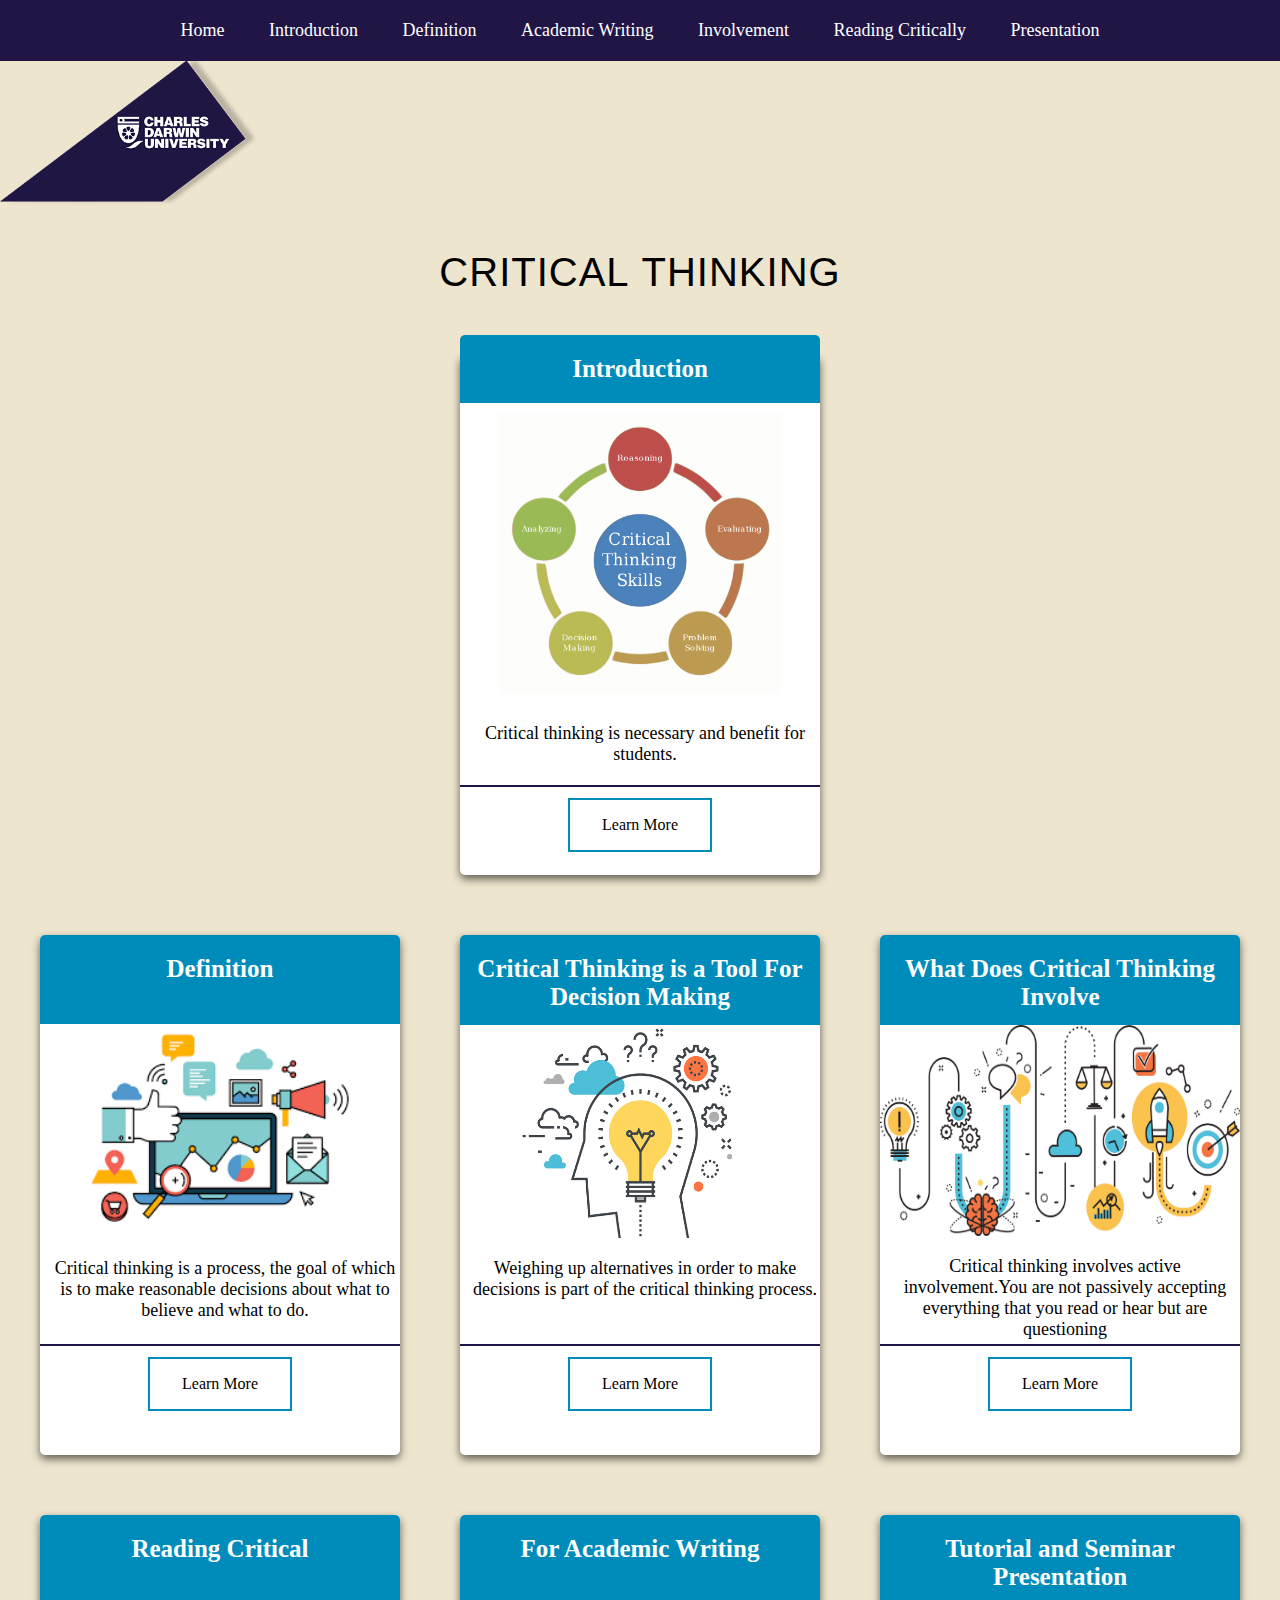
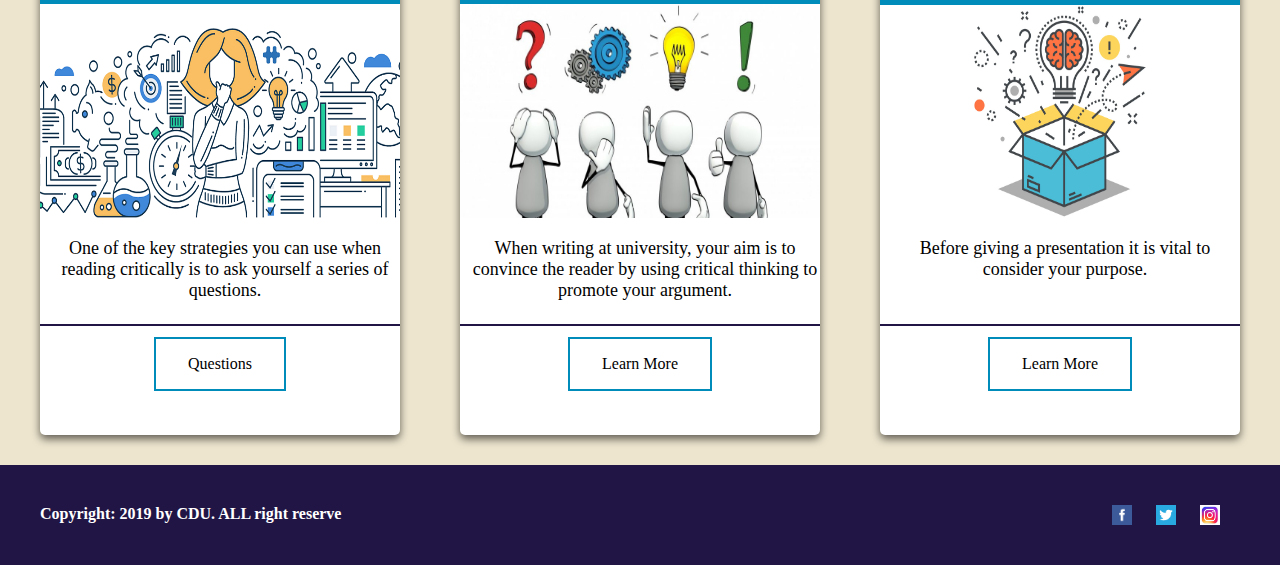
<file: index.html>
<!DOCTYPE html>
<html lang="en">
<head>
  <meta charset="UTF-8" name="viewport" content="width=device-width, initial-scale=1.0">
  <title>Critical Thinking</title>
  <link rel="stylesheet" href="main.css" type="text/css">
    <link href="https://stackpath.bootstrapcdn.com/font-awesome/4.7.0/css/font-awesome.min.css" rel="stylesheet">
</head>

<body>
<header>
  <nav class="second-nav">
    <div  class="toggle">
      <a class="fas fa-bars menu" aria-hidden="true"></a>
    </div>
      <ul class="second-ul">
        <li><a href="index.html">Home</a></li>
        <li><a href="#">Introduction</a></li>
        <li><a href="#">Definition</a></li>
        <li><a href="academic_writing.html">Academic Writing</a></li>
        <li><a href="involve.html">Involvement</a></li>
        <li><a href="reading_critically.html">Reading Critically</a></li>
        <li><a href="presentation.html">Presentation</a></li>
      </ul>
    </nav>
  <br><br>
</header>

<section>
  <div class="widthsize">
    <img src="title.png" alt="CDU logo" class="logo">
  </div>
</section>

  <section class="section-style js--section-style">
  <div class="widthsize">
    <h2>Critical thinking</h2>

    <div class="container">
      <div class="card-wrapper">
        <div class="card">
          <div class="subheading">
          <h3>Introduction</h3>
        </div>
            <img class="image-logo" src="7.png" alt="critical thinking explain">
          <div class="container-p">
          <p>
             Critical thinking is necessary and benefit for students.
          </p>
        </div>
          <div class="button-style">
            <a class="button">Learn More</a>
          </div>
        </div>
      </div>
    </div>
  </div>
</section>

<!--Introduction nad parpgraph section end-->

<!-- all the card contents-->

<section>
  <div class="container">
    <div class="card-wrapper">
      <div class="card">
        <div class="subheading-2">
          <h3>Definition</h3>
        </div>
        <img src="4.png" alt="photo3" class="card-img" style="width:100%">
        <div class="container-p">
          <p >
            Critical thinking is a process, the goal of which is to make reasonable decisions about what to believe and what to do.
          </p>
        </div>
        <div class="button-style">
          <a class="button">Learn More</a>
        </div>
      </div>
      <div class="card">
        <div class="subheading">
        <h3>Critical Thinking is a Tool For Decision Making</h3>
      </div>
        <img src="1.png" alt="TitleCriticalThinking" class="card-img" style="width:100%">
        <div class="container-p">
        <p>
          Weighing up alternatives in order to make decisions is part of the critical thinking process.
        </p>
      </div>
        <div class="button-style">
          <a class="button">Learn More</a>
        </div>
      </div>

      <div class="card">
        <div class="subheading">
        <h3>What Does Critical Thinking Involve</h3>
      </div>
        <img src="2.jpg" alt="photo2" class="card-img" style="width:100%">
        <div class="container-p">
        <p>
          Critical thinking involves active involvement.You are not passively accepting everything that you read or hear but are questioning
        </p>
      </div>
        <div class="button-style">
          <a class="button"href="involve.html">Learn More</a>
        </div>
      </div>
    </div>
  </div>

  <div class="container">
    <div class="card-wrapper">
      <div class="card">
        <div class="subheading-2">
        <h3>Reading Critical</h3>
      </div>
        <img src="3.png" alt="photo3" class="card-img" style="width:100%">
        <div class="container-p">
        <p >
          One of the key strategies you can use when reading critically is to ask yourself a series of questions.
        </p>
      </div>
        <div class="button-style">
          <a class="button" href="reading_critically.html">Questions</a>
        </div>
      </div>


      <div class="card">
        <div class="subheading-2">
        <h3>For Academic Writing</h3>
      </div>
        <img src="5.png" alt="photo3" class="card-img" style="width:100%">
        <div class="container-p">
        <p>
          When writing at university, your aim is to convince the reader by using critical thinking to promote your argument.
        </p>
      </div>
        <div class="button-style">
          <a class="button" href="academic_writing.html">Learn More</a>
        </div>
      </div>

      <div class="card">
        <div class="subheading">
        <h3>Tutorial and Seminar Presentation</h3>
      </div>
        <img src="6.jpg" alt="photo3" class="card-img" style="width:100%">
        <div class="container-p">
        <p>
          Before giving a presentation it is vital to consider your purpose.
        </p>
      </div>
        <div class="button-style">
          <a class="button"href="presentation.html">Learn More</a>
        </div>
      </div>
    </div>
  </div>
</section>


<footer class=>
  <div class="widthsize">
    <div >
      <ul  class="social-links">
        <li><a href="https://www.facebook.com/CharlesDarwinUniversity/"> <img src="facebook.png" class="logo-mini" alt="FaceBook"></a></li>
        <li><a href="https://twitter.com/cduni?lang=en"> <img src="twitter.png" class="logo-mini" alt="Twitter"></a></li>
        <li><a href="https://www.instagram.com/charlesdarwinuniversity/?hl=en"> <img src="instagram.png" class="logo-mini" alt="Instagram"></a></li>
      </ul>
    </div>

    <div class="widthsize">
      <h4>
        Copyright: 2019 by CDU. ALL right reserve
      </h4>
    </div>
  </div>
</footer>

<script src="https://ajax.googleapis.com/ajax/libs/jquery/1.12.4/jquery.min.js"></script>
<script src="jquery.waypoints.min.js"></script>
<script src="script.js" type="text/javascript"></script>
<script src="https://code.jquery.com/jquery-3.4.1.js"></script>
<script type="text/javascript">
   $(document).ready(function(){
     $('.menu').click(function(){
       $('ul').toggleClass('active');
     })
   })
  </script>
</body>
</html>
</file>
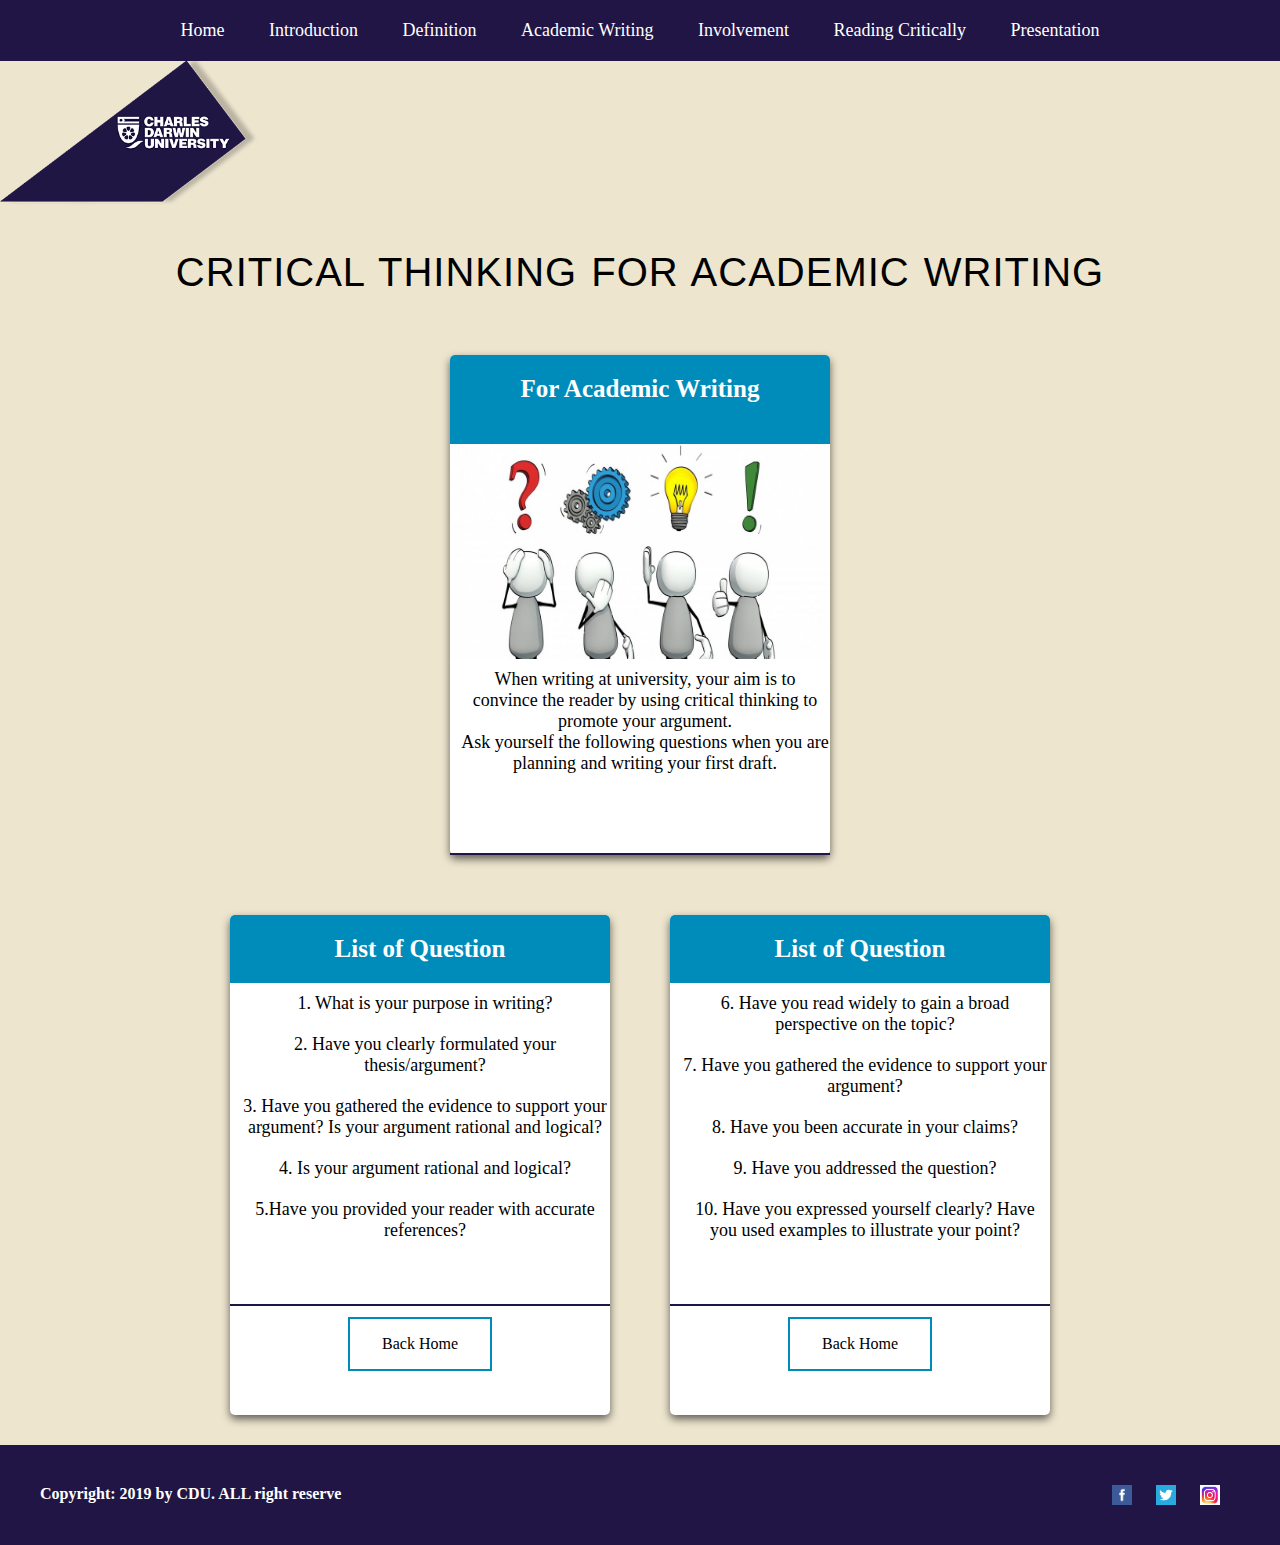
<file: academic_writing.html>
<!DOCTYPE html>
<html lang="en">
<head>
  <meta charset="UTF-8" name="viewport" content="width=device-width, initial-scale=1.0">
  <title>Academic Writing</title>
  <link rel="stylesheet" href="sub.css" type="text/css">
  <link href="https://stackpath.bootstrapcdn.com/font-awesome/4.7.0/css/font-awesome.min.css" rel="stylesheet">
</head>

<body>
<header>
  <nav class="second-nav">
    <div  class="toggle">
      <a class="fas fa-bars menu" aria-hidden="true"></a>
    </div>
      <ul class="second-ul">
        <li><a href="index.html">Home</a></li>
        <li><a href="#">Introduction</a></li>
        <li><a href="#">Definition</a></li>
        <li><a href="academic_writing.html">Academic Writing</a></li>
        <li><a href="involve.html">Involvement</a></li>
        <li><a href="reading_critically.html">Reading Critically</a></li>
        <li><a href="presentation.html">Presentation</a></li>
      </ul>
    </nav>
  <br><br>
</header>

<section>
  <div class="widthsize">
    <img src="title.png" alt="CDU logo" class="logo">
  </div>
  </section>

<section class="section-style js--section-style">
  <div class="widthsize">
    <h2>Critical Thinking For Academic Writing</h2>

    <div class="container">
      <div class="card-wrapper">
        <div class="card1">

          <div class="subheading">
          <h3>For Academic Writing</h3>
          </div>

          <img src="5.png" alt="TitleCriticalThinking" class="card-img" style="width:100%">
          <div class="container-p">
          <p>
            When writing at university, your aim is to convince the reader by using critical thinking to promote your argument.
          </p>
          <p>
            Ask yourself the following questions when you are planning and writing your first draft.
          </p>
          </div>
        </div>
      </div>
    </div>
  </div>
</section>

<!--Introduction nad parpgraph section end-->

<!-- all the card contents-->

<section>
  <div class="container">
    <div class="card-wrapper">
      <div class="card1">
        <div class="subheading-2">
          <h3>List of Question</h3>
        </div>
        <div class="QQ">
          1. What is your purpose in writing?
        </div>
        <div class="QQ">
          2. Have you clearly formulated your thesis/argument?
        </div>
        <div class="QQ">
          3. Have you gathered the evidence to support your argument? Is your argument rational and logical?
        </div>
        <div class="QQ">
          4. Is your argument rational and logical?
        </div>

        <div class="container-p">
          <p>
            5.Have you provided your reader with accurate references?
          </p>
        </div>

        <div class="button-style">
          <a class="button" href="index.html">Back Home</a>
        </div>
      </div>

      <div class="card1">
        <div class="subheading-2">
          <h3>List of Question</h3>
        </div>
        <div class="QQ">
          6. Have you read widely to gain a broad perspective on the topic?
        </div>
        <div class="QQ">
          7. Have you gathered the evidence to support your argument?
        </div>
        <div class="QQ">
          8. Have you been accurate in your claims?
        </div>
        <div class="QQ">
          9. Have you addressed the question?
        </div>

        <div class="container-p">
          <p>
          10. Have you expressed yourself clearly? Have you used examples to illustrate your point?
          </p>
        </div>
        <div class="button-style">
          <a class="button" href="index.html">Back Home</a>
        </div>
      </div>
    </div>
  </div>
</section>


<footer class=>
  <div class="widthsize">
    <div >
      <ul  class="social-links">
        <li><a href="https://www.facebook.com/CharlesDarwinUniversity/"> <img src="facebook.png" class="logo-mini" alt="FaceBook"></a></li>
        <li><a href="https://twitter.com/cduni?lang=en"> <img src="twitter.png" class="logo-mini" alt="Twitter"></a></li>
        <li><a href="https://www.instagram.com/charlesdarwinuniversity/?hl=en"> <img src="instagram.png" class="logo-mini" alt="Instagram"></a></li>
      </ul>
    </div>

    <div class="widthsize">
      <h4>
        Copyright: 2019 by CDU. ALL right reserve
      </h4>
    </div>
  </div>
</footer>

<script src="https://ajax.googleapis.com/ajax/libs/jquery/1.12.4/jquery.min.js"></script>
<script src="jquery.waypoints.min.js"></script>
<script src="script.js" type="text/javascript"></script>
<script src="https://code.jquery.com/jquery-3.4.1.js"></script>
<script type="text/javascript">
   $(document).ready(function(){
     $('.menu').click(function(){
       $('ul').toggleClass('active');
     })
   })
  </script>
</body>
</html>
</file>
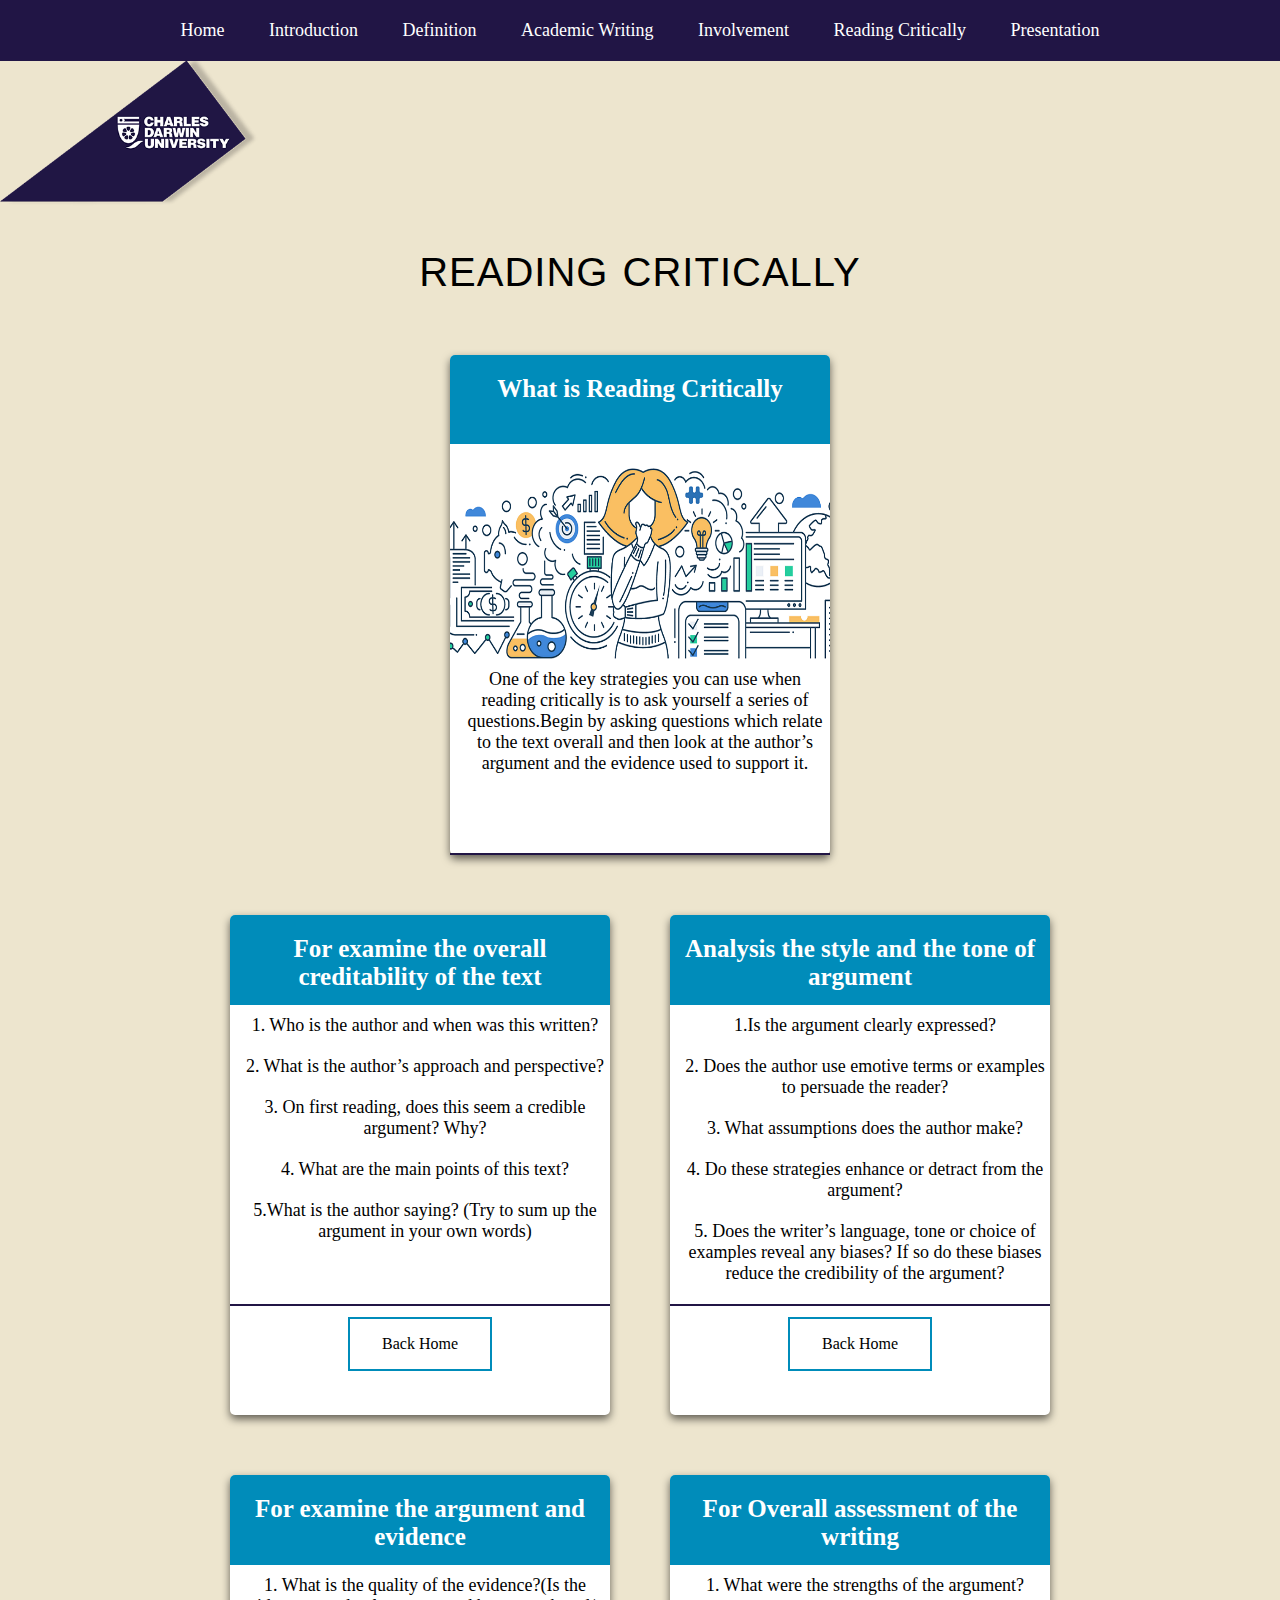
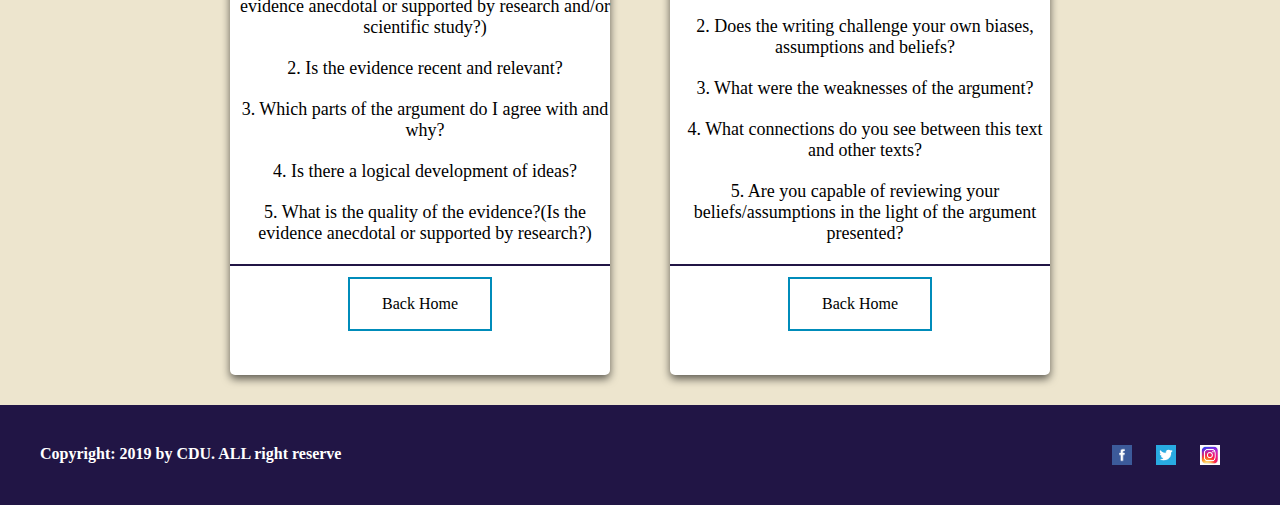
<file: reading_critically.html>
<!DOCTYPE html>
<html lang="en">
<head>
  <meta charset="UTF-8" name="viewport" content="width=device-width, initial-scale=1.0">
  <title>Reading Critically</title>
  <link rel="stylesheet" href="sub.css" type="text/css">
  <link href="https://stackpath.bootstrapcdn.com/font-awesome/4.7.0/css/font-awesome.min.css" rel="stylesheet">
</head>

<body>
<header>
  <nav class="second-nav">
    <div  class="toggle">
      <a class="fas fa-bars menu" aria-hidden="true"></a>
    </div>
      <ul class="second-ul">
        <li><a href="index.html">Home</a></li>
        <li><a href="#">Introduction</a></li>
        <li><a href="#">Definition</a></li>
        <li><a href="academic_writing.html">Academic Writing</a></li>
        <li><a href="involve.html">Involvement</a></li>
        <li><a href="reading_critically.html">Reading Critically</a></li>
        <li><a href="presentation.html">Presentation</a></li>
      </ul>
    </nav>
  <br><br>
</header>
<div class="widthsize">
  <img src="title.png" alt="CDU logo" class="logo">
</div>
<section>

</section>
<section class="section-style js--section-style">
  <div class="widthsize">
    <h2>Reading Critically</h2>

    <div class="container">
      <div class="card-wrapper">
        <div class="card1">
          <div class="subheading">
          <h3>What is Reading Critically</h3>
          </div>
            <img src="3.png" alt="TitleCriticalThinking" class="card-img" style="width:100%">
          <div class="container-p">
          <p>
          One of the key strategies you can use when reading critically is to ask yourself a series of questions.Begin by asking questions which relate to the text overall and then look at the author’s argument and the evidence used to support it.
          <p>
          </div>
        </div>
      </div>
    </div>
  </div>
</section>

<!--Introduction nad parpgraph section end-->

<!-- all the card contents-->

<section>
  <div class="container">
    <div class="card-wrapper">
      <div class="card1">
        <div class="subheading-2">
          <h3>For examine the overall creditability of the text</h3>
        </div>
        <div class="QQ">
          1. Who is the author and when was this written?
        </div>
        <div class="QQ">
          2. What is the author’s approach and perspective?
        </div>
        <div class="QQ">
          3. On first reading, does this seem a credible argument? Why?
        </div>
        <div class="QQ">
            4. What are the main points of this text?
        </div>

        <div class="container-p">
          <p>
          5.What is the author saying? (Try to sum up the argument in your own words)
          </p>
        </div>
        <div class="button-style">
          <a class="button" href="index.html">Back Home</a>
        </div>
      </div>

      <div class="card1">
        <div class="subheading-2">
          <h3>Analysis the style and the tone of argument</h3>
        </div>
        <div class="QQ">
          1.Is the argument clearly expressed?
        </div>
        <div class="QQ">
          2. Does the author use emotive terms or examples to persuade the reader?
        </div>
        <div class="QQ">
          3. What assumptions does the author make?
        </div>
        <div class="QQ">
          4. Do these strategies enhance or detract from the argument?
        </div>

        <div class="container-p">
          <p>
          5. Does the writer’s language, tone or choice of examples reveal any biases? If so do these biases reduce the credibility of the argument?
          </p>
        </div>
        <div class="button-style">
          <a class="button" href="index.html">Back Home</a>
        </div>
      </div>
    </div>
  </div>

  <div class="container">
    <div class="card-wrapper">
      <div class="card1">
        <div class="subheading-2">
          <h3>For examine the argument and evidence</h3>
        </div>
        <div class="QQ">
          1. What is the quality of the evidence?(Is the evidence anecdotal or supported by research and/or scientific study?)
        </div>
        <div class="QQ">
          2. Is the evidence recent and relevant?
        </div>
        <div class="QQ">
          3. Which parts of the argument do I agree with and why?
          </div>
        <div class="QQ">
          4. Is there a logical development of ideas?
        </div>

        <div class="container-p">
          <p>
          5. What is the quality of the evidence?(Is the evidence anecdotal or supported by research?)
          </p>
        </div>
        <div class="button-style">
          <a class="button" href="index.html">Back Home</a>
        </div>
      </div>

      <div class="card1">
        <div class="subheading-2">
          <h3>For Overall assessment of the writing</h3>
        </div>
        <div class="QQ">
          1. What were the strengths of the argument?
        </div>
        <div class="QQ">
          2. Does the writing challenge your own biases, assumptions and beliefs?
        </div>
        <div class="QQ">
          3. What were the weaknesses of the argument?
        </div>
        <div class="QQ">
          4. What connections do you see between this text and other texts?
        </div>

        <div class="container-p">
          <p>
          5. Are you capable of reviewing your beliefs/assumptions in the light of the argument presented?
          </p>
        </div>
        <div class="button-style">
          <a class="button" href="index.html">Back Home</a>
        </div>
      </div>
    </div>
  </div>
</section>


<footer class=>
  <div class="widthsize">
    <div >
      <ul  class="social-links">
        <li><a href="https://www.facebook.com/CharlesDarwinUniversity/"> <img src="facebook.png" class="logo-mini" alt="FaceBook"></a></li>
        <li><a href="https://twitter.com/cduni?lang=en"> <img src="twitter.png" class="logo-mini" alt="Twitter"></a></li>
        <li><a href="https://www.instagram.com/charlesdarwinuniversity/?hl=en"> <img src="instagram.png" class="logo-mini" alt="Instagram"></a></li>
      </ul>
    </div>

    <div class="widthsize">
      <h4>
        Copyright: 2019 by CDU. ALL right reserve
      </h4>
    </div>
  </div>
</footer>

<script src="https://ajax.googleapis.com/ajax/libs/jquery/1.12.4/jquery.min.js"></script>
<script src="jquery.waypoints.min.js"></script>
<script src="script.js" type="text/javascript"></script>
<script src="https://code.jquery.com/jquery-3.4.1.js"></script>
<script type="text/javascript">
   $(document).ready(function(){
     $('.menu').click(function(){
       $('ul').toggleClass('active');
     })
   })
  </script>
</body>
</html>
</file>
<file: main.css>
*{
    margin: 0;
    padding: 0;
    box-sizing: border-box;
    font-family: "Times New Roman", Times, serif;
}

.html{
    font-weight: 300;
    font-size: 20px;
    text-rendering: optimizeLegibility;
}

body{
    background-color:#ede5ce;
}

.widthsize{
    max-width: 1400px;
    margin:0 auto;
}

.sidebar {
    height: 100%;
    width: 0;
    position: fixed;
    z-index: 1;
    top: 0;
    left: 0;
    background-color: #211545;
    overflow-x: hidden;
    transition: 0.5s;
    padding-top: 60px;
}

.sidebar a {
    padding: 8px 8px 8px 32px;
    text-decoration: none;
    font-size: 21px;
    color: #fff;
    display: block;
    transition: 0.3s;
}

.sidebar a:hover {
    color: #f1f1f1;
}

.sidebar .closebtn {
    position: absolute;
    top: 0;
    right: 25px;
    font-size: 36px;
    margin-left: 50px;
}

.openbtn {
  font-size: 20px;
  cursor: pointer;
  background-color: #211545;
  color: white;
  padding: 10px 15px;
  border: none;
}

.openbtn:hover {
  background-color: #444;
}

.header{
    height: 100vh;
    background-size: cover;
    background-position: center;
}

.logo{
    height: 150px;
    width: auto;
    margin-top: 20px;
}

.main-nav{
    list-style: none;
    background-color:#211545;
    font-size: 120%;
    border-right: 1px solid #bbb;
}

.mobile-nav-icon {
    float: right;
    margin-top: 30px;
    display: none;
}

.mobile-nav-icon img{
    font-size: 200%;
    color: #fff;
    display: none;
}

/*sticky*/

.sticky {
    position: fixed;
    top: 0;
    left: 0;
    width: 100%;
    background-color: rgba(255,255,255,0);
    box-shadow: 0 2px 2px #efefef;
}

.sticky li a:link,
.sticky li a:visited{
    padding: 16px 0;
    color: #fff;
}

/*sticky*/

.main-nav li{
    display: inline-block;
    padding: 15px;
    border-right:1px solid #bbb;
}

.main-nav li a:link,
.main-nav li a:visited{
    padding: 8px 0;
    color: #fff;
    text-decoration: none;
    font-size: 100%;
    border-bottom: 2px solid transparent;
    transition: border-bottom;
}

.main-nav li:last-child {
    border-right: none;
    float: right;
}

.second-nav{
    width:100%;
    background: #211545;
    text-align: center;
    position: fixed;
    top:0;
}

.second-ul{
    width:100%;
    margin: 0 auto;
    padding: 0;
    font-size:18px;
}

.second-ul li{
    list-style: none;
    display: inline-block;
    padding: 20px;
}

.second-ul li:hover{
    background: #e91e63;
}

.second-ul li a{
    color:#fff;
    text-decoration: none;
    font-weight:500;
}

.toggle{
    width: 100%;
    padding: 10px 20px;
    background: #211545;
    text-align: right;
    box-sizing: border-box;
    color: #fff;
    font-size: 30px;
    display: none;
}

.searchbar{
    float: right;
    margin-top: 80px;
    padding: 10px;
}

.logo-mini{
    height: 20px;
}

.last-mini-logo{
    height: 20px;
    width: 30px;
    margin-left: 5px;
}

.section-style{
    margin-top: 40px;
}

h2{
    font-weight: 400;
    font-family:'Microsoft YaHei',sans-serif;
    text-transform: uppercase;
    font-size: 40px;
    word-spacing: 2px;
    text-align: center;
    margin-bottom: 30px;
    letter-spacing: 1px;

}

p{
    font-size:17px;
    font-family: "Calibri", serif;
}

.long-copy {
   line-height: 145%;
   margin-left: 15%;
   margin-top: 10px;
   margin-right: 20px;
   background: #fff;
}

<!---->

.card{
    box-shadow:0 4px 8px 0 rgba(0,0,0,0.6);
    display: flex;
    flex-direction: column;
    align-items: center;
    justify-content: center;
    float: left;
    width:360px;
    font-size: 16px;
    margin: 30px;
    height: 520px;
    background-color: #fff;
    border-radius: 5px;
}

.intro-card{
  display: flex;
  flex-direction: column;
  align-items: center;
  justify-content: center;
  float: left;
  width:360px;
  font-size: 16px;
  height: 400px;
  margin: 30px;
  background-color: #fff;
}

.card-wrapper{
    display: flex;
    align-items: center;
    align-content: center;
    flex-direction: column;
}

.heading{
    margin-right: -3px;
    text-align: center;
    font-size: 50px;
    color: #333;
    font-family: fantasy;
}

.card-img{
    height: 220px;
}

.container{
    height: 100px;
    color: black;
    margin-top: 10px;
}

.container-p{
  padding-top: 20px;
  padding-bottom: 20px;
  border-bottom: 2px solid #211545;
  height: 110px;
}

.card ul{
  text-align: left;
}

.subheading{
  margin-bottom: 0;
  margin-top: 0;
  color: white;
  background-color: #008CBA;
  border-top-left-radius: 5px;
  border-top-right-radius:  5px;
  padding-top: 20px;
  padding-bottom: 20px;
  text-align: left;
  width: 100%;
  height: 90px;
}

.subheading-2{
  margin-bottom: 0;
  margin-top: 0;
  color: white;
  background-color: #008CBA;
  border-top-left-radius: 5px;
  border-top-right-radius:  5px;
  padding-top: 20px;
  padding-bottom: 20px;
  text-align: left;
  width: 100%;
  height: 90px;
}

.button {
    background-color: #4CAF50; /* Green */
    border: none;
    color: white;
    padding: 16px 32px;
    text-align: center;
    text-decoration: none;
    display: inline-block;
    font-size: 16px;
    margin: 4px 2px;
    -webkit-transition-duration: 0.4s; /* Safari */
    transition-duration: 0.4s;
    cursor: pointer;
}

.button{
    background-color: white;
    color: black;
    border: 2px solid #008CBA;
}

.button:hover{
    background-color: #008CBA;
    color: white;
}

.button-style{
    padding-bottom: 40px;
    padding-top: 7px;
    margin-bottom: 0;
}

.card h3{
    text-align: center;
    font-size: 25px;
}

.card p{
    text-align:center;
    font-size:18px;
    padding-left: 10px;
}

footer {
    background-color: #211545;
    position: relative;
    height: 100px;
    margin-top: -100px;
    clear: both;
    padding: 40px;
}

.widthsize h4{
    color:#fff;
}

.h4{
    color:#fff;
}

.social-links{
    list-style: none;
    float: right;
}

.social-links li{
    display: inline-block;
    margin-right: 20px;
}

.image-logo{
    width: 300px;
    height: 300px;
}

iframe{
    width:50%;
    height:28rem;
}

/*Small phones: from 0 to 480px */
@media (max-width:768px){
  .toggle{
    display: block;
  }
  .second-nav{
    position: fixed;
    top: 0;
  }
  .second-ul{
    width:100%;
    display: none;
  }
  .second-ul li{
    display: block;
    text-align: center;
  }
  .active{
    display: block;
  }
}

@media only screen and (min-width: 320px) {
    .card-wrapper {
        width: 100%;
        float: left;
        flex-direction: row;
        flex-wrap: wrap;
        justify-content: center;
        align-items: center;
    }

    .h1 {
        font-size: 7px;
    }
    .mobile-nav-icon {display: inline-block;}
}

/* Small phones to small tablets: from 481px to 767px */
</file>
<file: sub.css>
*{
    margin: 0;
    padding: 0;
    box-sizing: border-box;
    font-family: "Times New Roman", Times, serif;
}

.html {
    font-weight: 300;
    font-size: 20px;
    text-rendering: optimizeLegibility;
}

body{
    background-color:#ede5ce;
}

.widthsize{
    max-width: 1400px;
    margin:0 auto;
}

.sidebar{
    height:100%;
    width:0;
    position: fixed;
    z-index:1;
    top:0;
    left:0;
    background-color:#211545;
    overflow-x:hidden;
    transition:0.5s;
    padding-top:60px;
}

.sidebar a{
    padding: 8px 8px 8px 32px;
    text-decoration: none;
    font-size: 21px;
    color: #fff;
    display: block;
    transition: 0.3s;
}

.sidebar a:hover {
    color: #f1f1f1;
}

.sidebar .closebtn {
    position: absolute;
    top: 0;
    right: 25px;
    font-size: 36px;
    margin-left: 50px;
}

.openbtn {
    font-size: 20px;
    cursor: pointer;
    background-color: #211545;
    color: white;
    padding: 10px 15px;
    border: none;
}

.openbtn:hover {
    background-color: #444;
}

.header{
    height: 100vh;
    background-size: cover;
    background-position: center;
}

.logo{
    height: 150px;
    width: auto;
    margin-top: 20px;
}

.main-nav{
    list-style: none;
    background-color:#211545;
    font-size: 120%;
    border-right: 1px solid #bbb;
}

.mobile-nav-icon {
    float: right;
    margin-top: 30px;
    display: none;
}

.mobile-nav-icon img{
    font-size: 200%;
    color: #fff;
    display: none;

}

/*sticky*/

.sticky {
    position: fixed;
    top: 0;
    left: 0;
    width: 100%;
    background-color: rgba(255,255,255,0);
    box-shadow: 0 2px 2px #efefef;
}

.sticky li a:link,
.sticky li a:visited{
    padding: 16px 0;
    color: #fff;
}

/*sticky*/

.main-nav li{
    display: inline-block;
    padding: 15px;
    border-right:1px solid #bbb;
}

.main-nav li a:link,
.main-nav li a:visited{
    padding: 8px 0;
    color: #fff;
    text-decoration: none;
    font-size: 100%;
    border-bottom: 2px solid transparent;
    transition: border-bottom;
}

.second-nav{
    width:100%;
    background: #211545;
    position: fixed;
    text-align: center;
    top:0;
}

.second-ul{
    width:100%;
    margin: 0 auto;
    padding: 0;
    font-size:18px;
}

.second-ul li{
    list-style: none;
    display: inline-block;
    padding: 20px;
}

.second-ul li:hover{
    background: #e91e63;
}

.second-ul li a{
    color:#fff;
    text-decoration: none;
}

.toggle{
    width: 100%;
    padding: 10px 20px;
    background: #211545;
    text-align: right;
    box-sizing: border-box;
    color: #fff;
    font-size: 30px;
    display: none;
}

.logo-mini{
    height: 20px;
}

.last-mini-logo{
    height: 20px;
    width: 30px;
    margin-left: 5px;
}

.section-style{
    margin-top: 40px;

}

h2{
    font-weight: 400;
    font-family:'Microsoft YaHei',sans-serif;
    text-transform: uppercase;
    font-size: 40px;
    word-spacing: 2px;
    text-align: center;
    margin-bottom: 30px;
    letter-spacing: 1px;
}

p{
    font-family: Calibri, serif;
    font-size:17px;
}

h5{
    font-size: 27px;
    padding-bottom: 20px;
}

.long-copy {
    line-height: 145%;
    margin-left: 15%;
    margin-top: 10px;
    margin-right: 20px;
    background: #fff;
}

<!---->

.card{
    box-shadow:0 4px 8px 0 rgba(0,0,0,0.6);
    display: flex;
    flex-direction: column;
    align-items: center;
    justify-content: center;
    float: left;
    width:380px;
    font-size: 16px;
    margin: 30px;
    height: 600px;
    background-color: #fff;
    border-radius: 5px;
}

.card1{
    box-shadow:0 4px 8px 0 rgba(0,0,0,0.6);
    display: flex;
    flex-direction: column;
    align-items: center;
    justify-content: center;
    float: left;
    width:380px;
    font-size: 16px;
    margin: 30px;
    height: 500px;
    background-color: #fff;
    border-radius: 5px;
}

.intro-card{
    display: flex;
    flex-direction: column;
    align-items: center;
    justify-content: center;
    float: left;
    width:360px;
    font-size: 16px;
    height: 400px;
    margin: 30px;
    background-color: #fff;
}


.card-wrapper{
    display: flex;
    align-items: center;
    align-content: center;
    flex-direction: column;
}

.heading{
    margin-right: -3px;
    text-align: center;
    font-size: 50px;
    color: #333;
    font-family: fantasy;
}

.card-img{
    height: 220px;
}

.container{
    height: 100px;
    color: black;
    margin-top: 10px;
}
.container-p{
    padding-top: 10px;
    padding-bottom: 20px;
    border-bottom: 2px solid #211545;
    height: 200px;
}

.QQ{
    text-align:center;
    font-size:18px;
    font-family: Calibri, serif;
    padding-left: 10px;
    padding-bottom: 10px;
    padding-top: 10px;
}

.card ul{
    text-align: left;
}

.subheading{
    margin-bottom: 0;
    margin-top: 0;
    color: white;
    background-color: #008CBA;
    border-top-left-radius: 5px;
    border-top-right-radius:  5px;
    padding-top: 20px;
    padding-bottom: 20px;
    text-align: center;
    width: 100%;
    height: 90px;
}
.subheading-2{
    margin-bottom: 0;
    margin-top: 0;
    color: white;
    background-color: #008CBA;
    border-top-left-radius: 5px;
    border-top-right-radius:  5px;
    padding-top: 20px;
    padding-bottom: 20px;
    text-align: left;
    width:100%;
    height: 90px;
}

.button {
    background-color: #4CAF50; /* Green */
    border: none;
    color: white;
    padding: 16px 32px;
    text-align: center;
    text-decoration: none;
    display: inline-block;
    font-size: 16px;
    margin: 4px 2px;
    -webkit-transition-duration: 0.4s; /* Safari */
    transition-duration: 0.4s;
    cursor: pointer;
}

.button{
    background-color: white;
    color: black;
    border: 2px solid #008CBA;
}

.button:hover{
    background-color: #008CBA;
    color: white;
}

.button-style{
    padding-bottom: 40px;
    padding-top: 7px;
    margin-bottom: 0;

}

.card1 h3{
    text-align: center;
    font-size: 25px;
}

.card1 p{
    text-align:center;
    font-size:18px;
    font-family: Calibri, serif;
    padding-left: 10px;
}

.card h3{
    text-align: center;
    font-size: 25px;
}

.card p{
    text-align:center;
    font-size:18px;
    font-family: Calibri, serif;
    padding-left: 10px;
}

footer {
    background-color: #211545;
    position: relative;
    height: 100px;
    margin-top: -100px;
    clear: both;
    padding: 40px;
}

.widthsize h4{
    color:#fff;
}

.h4{
    color:#fff;
}

.social-links{
    list-style: none;
    float: right;
}

.social-links li{
    display: inline-block;
    margin-right: 20px;
}

.image-logo{
   width: 300px;
   height: 300px;
}

@media (max-width:768px){
  .toggle{
    display: block;
  }
  .second-nav{
    position: fixed;
    top: 0;
  }
  .second-ul{
    width:100%;
    display: none;
  }
  .second-ul li{
    display: block;
    text-align: center;
  }
  .active{
    display: block;
  }
}

/*Small phones: from 0 to 480px */
@media only screen and (min-width: 320px) {
    .card-wrapper {
        width: 100%;
        float: left;
        flex-direction: row;
        flex-wrap: wrap;
        justify-content: center;
        align-items: center;
    }

    .h1 {
        font-size: 7px;
    }
    .mobile-nav-icon {display: inline-block;}
}


/* Small phones to small tablets: from 481px to 767px */

    @media only screen and (max-width: 840px){
      body{font-size: 15px;}
      section{padding: 30px 0;}
         .mobile-nav-icon img{display: inline-block;}
        .main-nav{
            float: left;
        }
        .main-nav li{
            display: block;

        }
        .main-nav li a:link,
        .main-nav li a:visited{
            display: block;
            border: 0;
        }
    }
</file>
